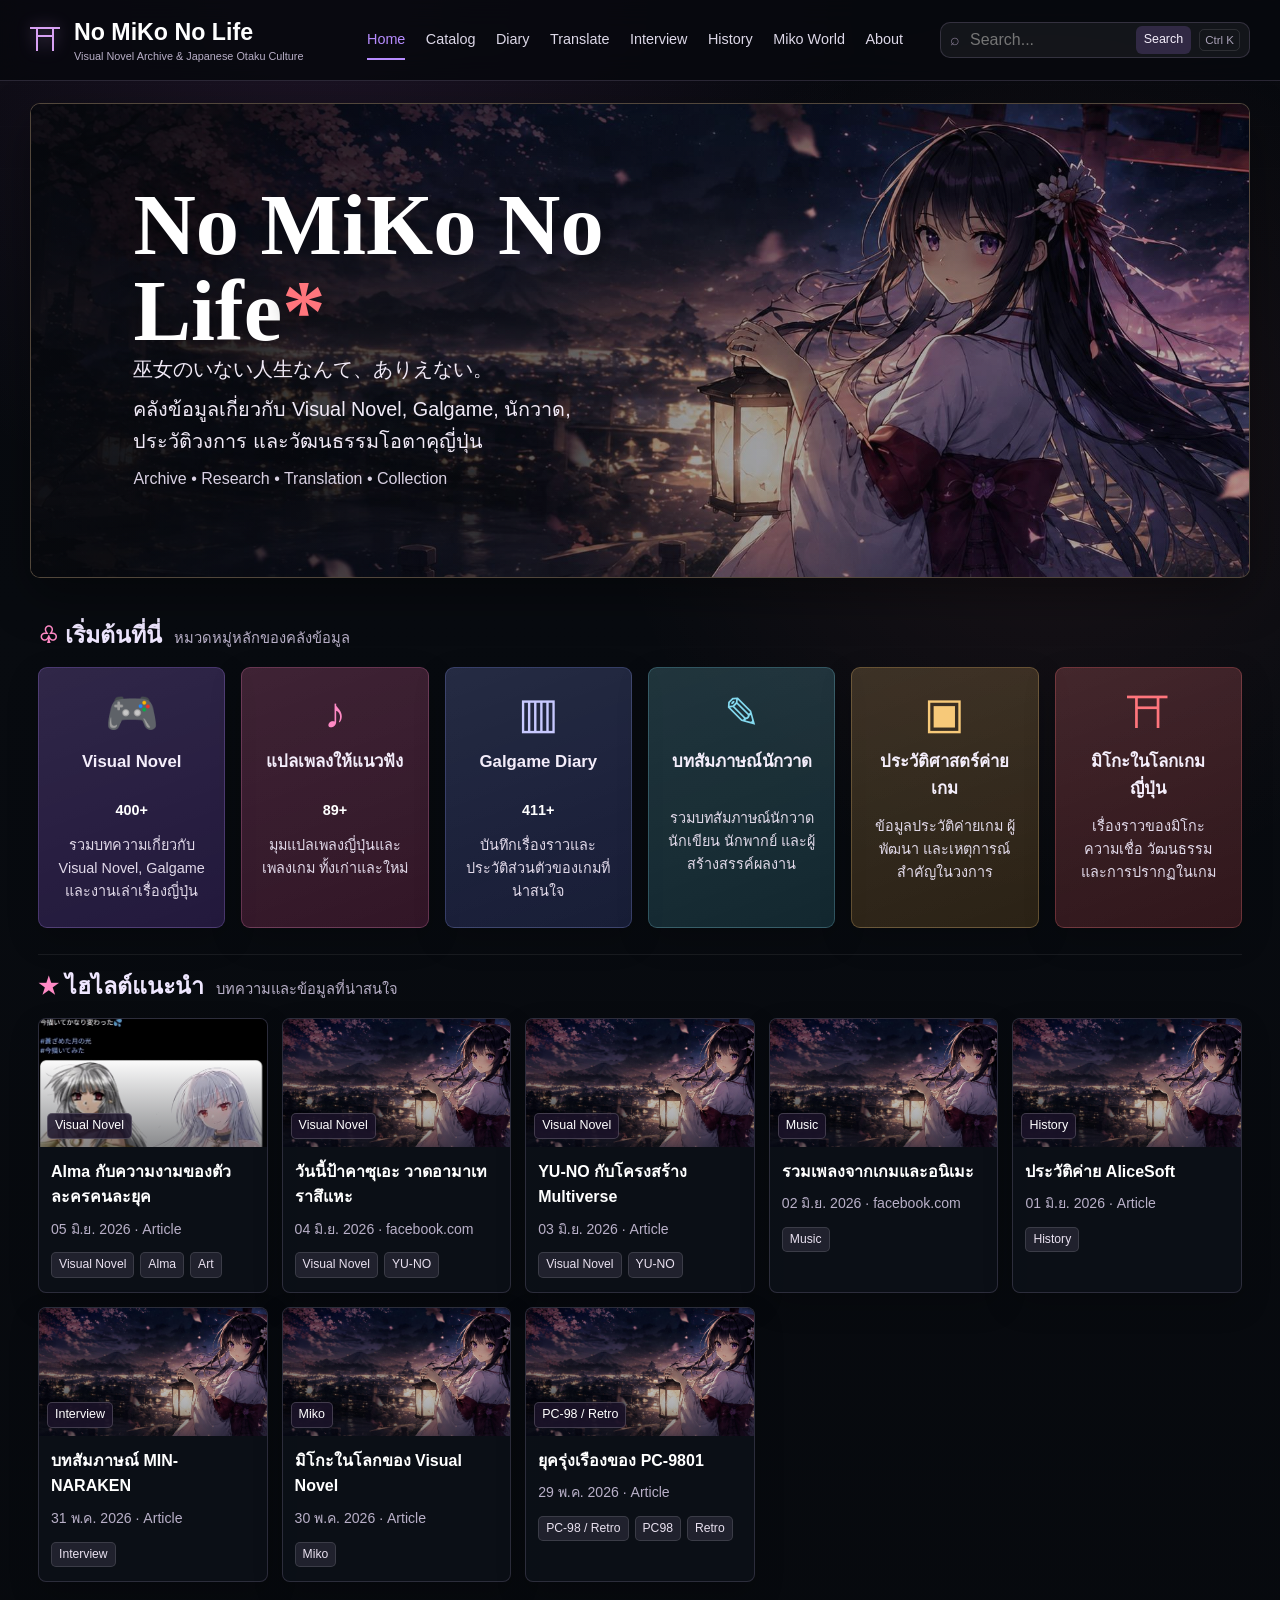
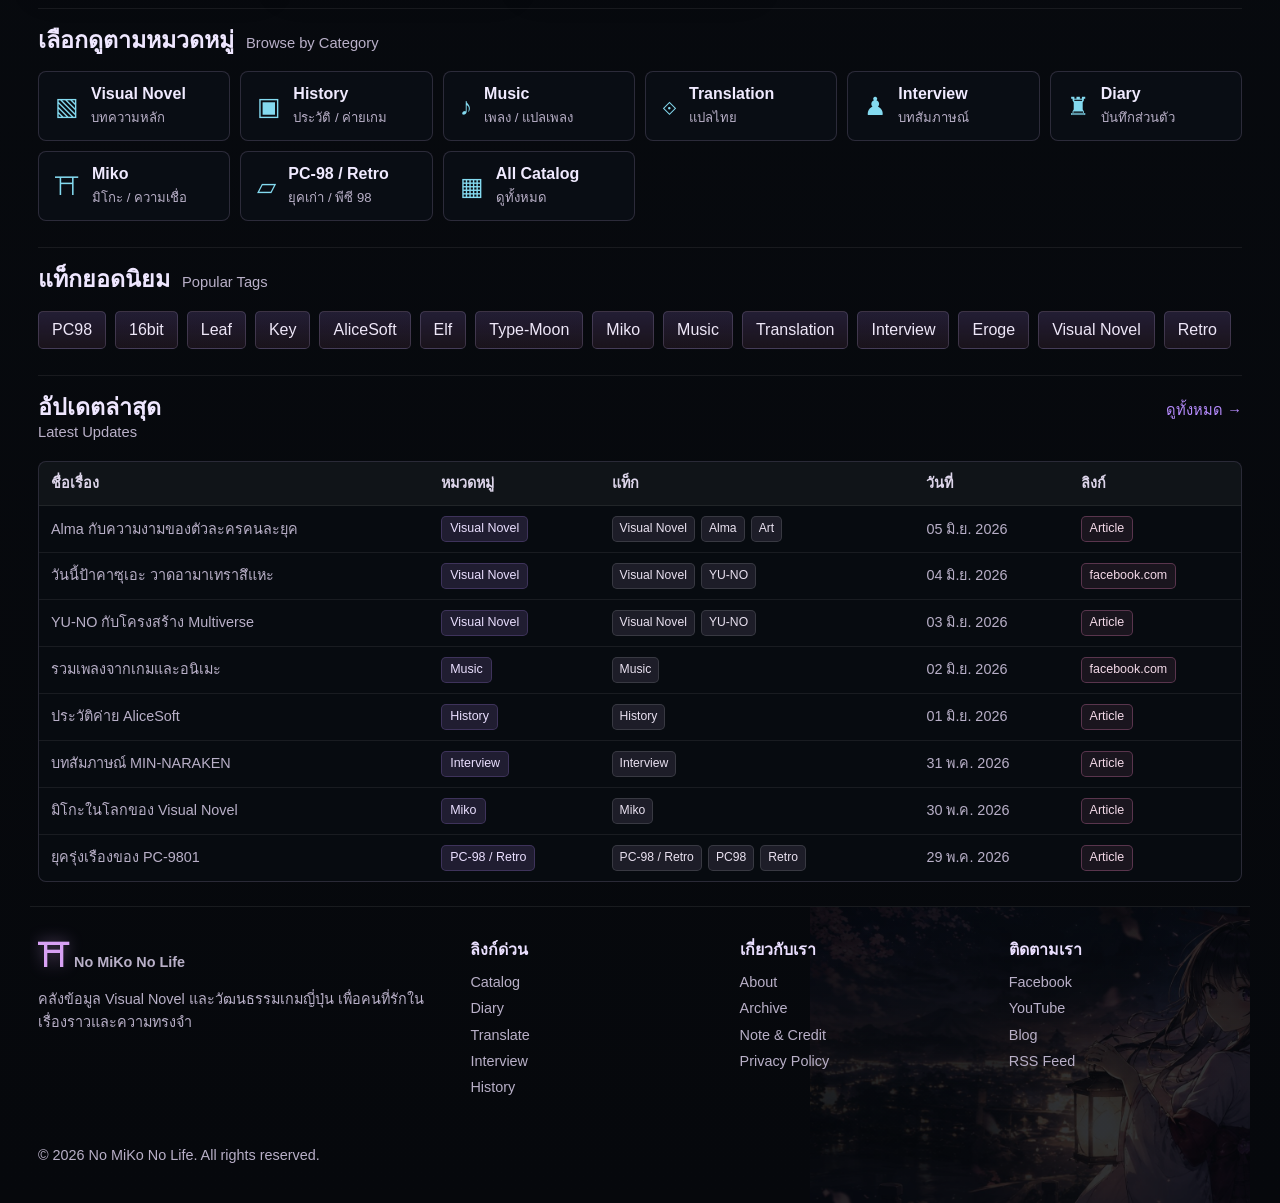
<file: index.html>
<!DOCTYPE html>
<html lang="th">
<head>
    <meta charset="UTF-8">
    <meta name="viewport" content="width=device-width, initial-scale=1">
    <meta name="description" content="No MiKo No Life - Visual Novel Archive & Japanese Otaku Culture">
    <title>No MiKo No Life</title>
    <link rel="stylesheet" href="css/style.css">
</head>
<body data-page="home">
    <header class="site-header">
        <a class="brand" href="index.html">
            <span class="brand-icon" aria-hidden="true">⛩</span>
            <span>
                <strong>No MiKo No Life</strong>
                <small>Visual Novel Archive &amp; Japanese Otaku Culture</small>
            </span>
        </a>
        <nav class="main-nav" aria-label="เมนูหลัก">
            <a class="active" href="index.html">Home</a>
            <a href="archive.html">Catalog</a>
            <a href="archive.html?category=Diary">Diary</a>
            <a href="archive.html?category=Translation">Translate</a>
            <a href="archive.html?category=Interview">Interview</a>
            <a href="archive.html?category=History">History</a>
            <a href="archive.html?category=Miko">Miko World</a>
            <a href="about.html">About</a>
        </nav>
        <form class="search-box" role="search">
            <span aria-hidden="true">⌕</span>
            <input id="site-search" type="search" placeholder="Search...">
            <button type="submit">Search</button>
            <kbd>Ctrl K</kbd>
        </form>
    </header>

    <main class="page">
        <section class="hero" aria-labelledby="hero-title">
            <img src="img/miko.jpg" alt="No MiKo No Life hero banner">
            <div class="hero-overlay"></div>
            <div class="hero-copy">
                <h1 id="hero-title">No MiKo No Life<span aria-hidden="true">*</span></h1>
                <p class="jp-line">巫女のいない人生なんて、ありえない。</p>
                <p>คลังข้อมูลเกี่ยวกับ Visual Novel, Galgame, นักวาด, ประวัติวงการ และวัฒนธรรมโอตาคุญี่ปุ่น</p>
                <p class="archive-line">Archive • Research • Translation • Collection</p>
            </div>
        </section>

        <section class="section start-section" aria-labelledby="start-title">
            <div class="section-title">
                <h2 id="start-title"><span aria-hidden="true">♧</span> เริ่มต้นที่นี่</h2>
                <p>หมวดหมู่หลักของคลังข้อมูล</p>
            </div>
            <div class="start-grid">
                <a class="start-card violet" href="archive.html?category=Visual%20Novel">
                    <div class="start-icon" aria-hidden="true">🎮</div>
                    <h3>Visual Novel</h3>
                    <strong>400+</strong>
                    <p>รวมบทความเกี่ยวกับ Visual Novel, Galgame และงานเล่าเรื่องญี่ปุ่น</p>
                </a>
                <a class="start-card pink" href="archive.html?category=Music">
                    <div class="start-icon" aria-hidden="true">♪</div>
                    <h3>แปลเพลงให้แนวฟัง</h3>
                    <strong>89+</strong>
                    <p>มุมแปลเพลงญี่ปุ่นและเพลงเกม ทั้งเก่าและใหม่</p>
                </a>
                <a class="start-card blue" href="archive.html?category=Diary">
                    <div class="start-icon" aria-hidden="true">▥</div>
                    <h3>Galgame Diary</h3>
                    <strong>411+</strong>
                    <p>บันทึกเรื่องราวและประวัติส่วนตัวของเกมที่น่าสนใจ</p>
                </a>
                <a class="start-card cyan" href="archive.html?category=Interview">
                    <div class="start-icon" aria-hidden="true">✎</div>
                    <h3>บทสัมภาษณ์นักวาด</h3>
                    <p>รวมบทสัมภาษณ์นักวาด นักเขียน นักพากย์ และผู้สร้างสรรค์ผลงาน</p>
                </a>
                <a class="start-card gold" href="archive.html?category=History">
                    <div class="start-icon" aria-hidden="true">▣</div>
                    <h3>ประวัติศาสตร์ค่ายเกม</h3>
                    <p>ข้อมูลประวัติค่ายเกม ผู้พัฒนา และเหตุการณ์สำคัญในวงการ</p>
                </a>
                <a class="start-card red" href="archive.html?category=Miko">
                    <div class="start-icon" aria-hidden="true">⛩</div>
                    <h3>มิโกะในโลกเกมญี่ปุ่น</h3>
                    <p>เรื่องราวของมิโกะ ความเชื่อ วัฒนธรรม และการปรากฏในเกม</p>
                </a>
            </div>
        </section>

        <section class="section" aria-labelledby="highlight-title">
            <div class="section-title">
                <h2 id="highlight-title"><span aria-hidden="true">★</span> ไฮไลต์แนะนำ</h2>
                <p>บทความและข้อมูลที่น่าสนใจ</p>
            </div>
            <div id="highlight-grid" class="highlight-grid"></div>
        </section>

        <section class="section" aria-labelledby="category-title">
            <div class="section-title">
                <h2 id="category-title">เลือกดูตามหมวดหมู่</h2>
                <p>Browse by Category</p>
            </div>
            <div class="category-grid">
                <a href="archive.html?category=Visual%20Novel"><span>▧</span><strong>Visual Novel</strong><small>บทความหลัก</small></a>
                <a href="archive.html?category=History"><span>▣</span><strong>History</strong><small>ประวัติ / ค่ายเกม</small></a>
                <a href="archive.html?category=Music"><span>♪</span><strong>Music</strong><small>เพลง / แปลเพลง</small></a>
                <a href="archive.html?category=Translation"><span>⟐</span><strong>Translation</strong><small>แปลไทย</small></a>
                <a href="archive.html?category=Interview"><span>♟</span><strong>Interview</strong><small>บทสัมภาษณ์</small></a>
                <a href="archive.html?category=Diary"><span>♜</span><strong>Diary</strong><small>บันทึกส่วนตัว</small></a>
                <a href="archive.html?category=Miko"><span>⛩</span><strong>Miko</strong><small>มิโกะ / ความเชื่อ</small></a>
                <a href="archive.html?category=PC-98%20%2F%20Retro"><span>▱</span><strong>PC-98 / Retro</strong><small>ยุคเก่า / พีซี 98</small></a>
                <a href="archive.html"><span>▦</span><strong>All Catalog</strong><small>ดูทั้งหมด</small></a>
            </div>
        </section>

        <section class="section" aria-labelledby="tags-title">
            <div class="section-title">
                <h2 id="tags-title">แท็กยอดนิยม</h2>
                <p>Popular Tags</p>
            </div>
            <div class="tag-cloud" aria-label="แท็กยอดนิยม">
                <button type="button">PC98</button>
                <button type="button">16bit</button>
                <button type="button">Leaf</button>
                <button type="button">Key</button>
                <button type="button">AliceSoft</button>
                <button type="button">Elf</button>
                <button type="button">Type-Moon</button>
                <button type="button">Miko</button>
                <button type="button">Music</button>
                <button type="button">Translation</button>
                <button type="button">Interview</button>
                <button type="button">Eroge</button>
                <button type="button">Visual Novel</button>
                <button type="button">Retro</button>
            </div>
        </section>

        <section class="section" aria-labelledby="latest-title">
            <div class="section-title with-link">
                <div>
                    <h2 id="latest-title">อัปเดตล่าสุด</h2>
                    <p>Latest Updates</p>
                </div>
                <a href="archive.html">ดูทั้งหมด →</a>
            </div>
            <div class="table-wrap">
                <table>
                    <thead>
                        <tr>
                            <th>ชื่อเรื่อง</th>
                            <th>หมวดหมู่</th>
                            <th>แท็ก</th>
                            <th>วันที่</th>
                            <th>ลิงก์</th>
                        </tr>
                    </thead>
                    <tbody id="latest-updates-body"></tbody>
                </table>
            </div>
        </section>
    </main>

    <footer class="site-footer">
        <div>
            <a class="footer-brand" href="index.html"><span aria-hidden="true">⛩</span> No MiKo No Life</a>
            <p>คลังข้อมูล Visual Novel และวัฒนธรรมเกมญี่ปุ่น เพื่อคนที่รักในเรื่องราวและความทรงจำ</p>
        </div>
        <div>
            <h3>ลิงก์ด่วน</h3>
            <a href="archive.html">Catalog</a>
            <a href="archive.html?category=Diary">Diary</a>
            <a href="archive.html?category=Translation">Translate</a>
            <a href="archive.html?category=Interview">Interview</a>
            <a href="archive.html?category=History">History</a>
        </div>
        <div>
            <h3>เกี่ยวกับเรา</h3>
            <a href="about.html">About</a>
            <a href="archive.html">Archive</a>
            <a href="#">Note &amp; Credit</a>
            <a href="#">Privacy Policy</a>
        </div>
        <div>
            <h3>ติดตามเรา</h3>
            <a href="https://www.facebook.com/nomikonolife">Facebook</a>
            <a href="#">YouTube</a>
            <a href="#">Blog</a>
            <a href="#">RSS Feed</a>
        </div>
        <p class="copyright">© 2026 No MiKo No Life. All rights reserved.</p>
    </footer>

    <script src="js/main.js"></script>
</body>
</html>
</file>
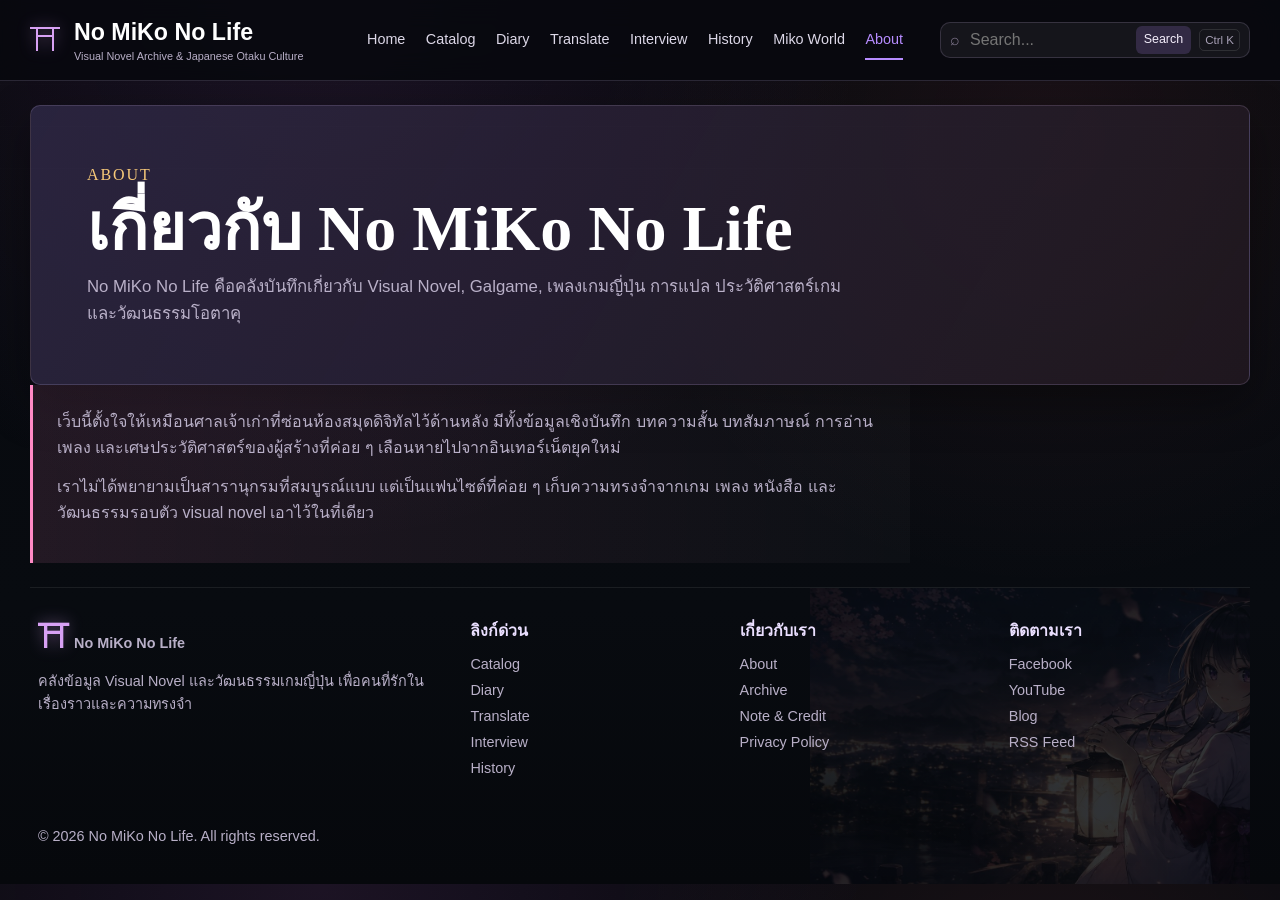
<file: about.html>
<!DOCTYPE html>
<html lang="th">
<head>
    <meta charset="UTF-8">
    <meta name="viewport" content="width=device-width, initial-scale=1">
    <title>About - No MiKo No Life</title>
    <link rel="stylesheet" href="css/style.css">
</head>
<body data-page="about">
    <header class="site-header">
        <a class="brand" href="index.html"><span class="brand-icon" aria-hidden="true">⛩</span><span><strong>No MiKo No Life</strong><small>Visual Novel Archive &amp; Japanese Otaku Culture</small></span></a>
        <nav class="main-nav" aria-label="เมนูหลัก"><a href="index.html">Home</a><a href="archive.html">Catalog</a><a href="archive.html?category=Diary">Diary</a><a href="archive.html?category=Translation">Translate</a><a href="archive.html?category=Interview">Interview</a><a href="archive.html?category=History">History</a><a href="archive.html?category=Miko">Miko World</a><a class="active" href="about.html">About</a></nav>
        <form class="search-box" role="search"><span aria-hidden="true">⌕</span><input id="site-search" type="search" placeholder="Search..."><button type="submit">Search</button><kbd>Ctrl K</kbd></form>
    </header>
    <main class="page">
        <section class="page-hero"><p class="kicker">About</p><h1>เกี่ยวกับ No MiKo No Life</h1><p>No MiKo No Life คือคลังบันทึกเกี่ยวกับ Visual Novel, Galgame, เพลงเกมญี่ปุ่น การแปล ประวัติศาสตร์เกม และวัฒนธรรมโอตาคุ</p></section>
        <section class="section prose-panel"><p>เว็บนี้ตั้งใจให้เหมือนศาลเจ้าเก่าที่ซ่อนห้องสมุดดิจิทัลไว้ด้านหลัง มีทั้งข้อมูลเชิงบันทึก บทความสั้น บทสัมภาษณ์ การอ่านเพลง และเศษประวัติศาสตร์ของผู้สร้างที่ค่อย ๆ เลือนหายไปจากอินเทอร์เน็ตยุคใหม่</p><p>เราไม่ได้พยายามเป็นสารานุกรมที่สมบูรณ์แบบ แต่เป็นแฟนไซต์ที่ค่อย ๆ เก็บความทรงจำจากเกม เพลง หนังสือ และวัฒนธรรมรอบตัว visual novel เอาไว้ในที่เดียว</p></section>
    </main>
    <footer class="site-footer">
        <div><a class="footer-brand" href="index.html"><span aria-hidden="true">⛩</span> No MiKo No Life</a><p>คลังข้อมูล Visual Novel และวัฒนธรรมเกมญี่ปุ่น เพื่อคนที่รักในเรื่องราวและความทรงจำ</p></div>
        <div><h3>ลิงก์ด่วน</h3><a href="archive.html">Catalog</a><a href="archive.html?category=Diary">Diary</a><a href="archive.html?category=Translation">Translate</a><a href="archive.html?category=Interview">Interview</a><a href="archive.html?category=History">History</a></div>
        <div><h3>เกี่ยวกับเรา</h3><a href="about.html">About</a><a href="archive.html">Archive</a><a href="#">Note &amp; Credit</a><a href="#">Privacy Policy</a></div>
        <div><h3>ติดตามเรา</h3><a href="https://www.facebook.com/nomikonolife">Facebook</a><a href="#">YouTube</a><a href="#">Blog</a><a href="#">RSS Feed</a></div>
        <p class="copyright">© 2026 No MiKo No Life. All rights reserved.</p>
    </footer>
    <script src="js/main.js"></script>
</body>
</html>
</file>
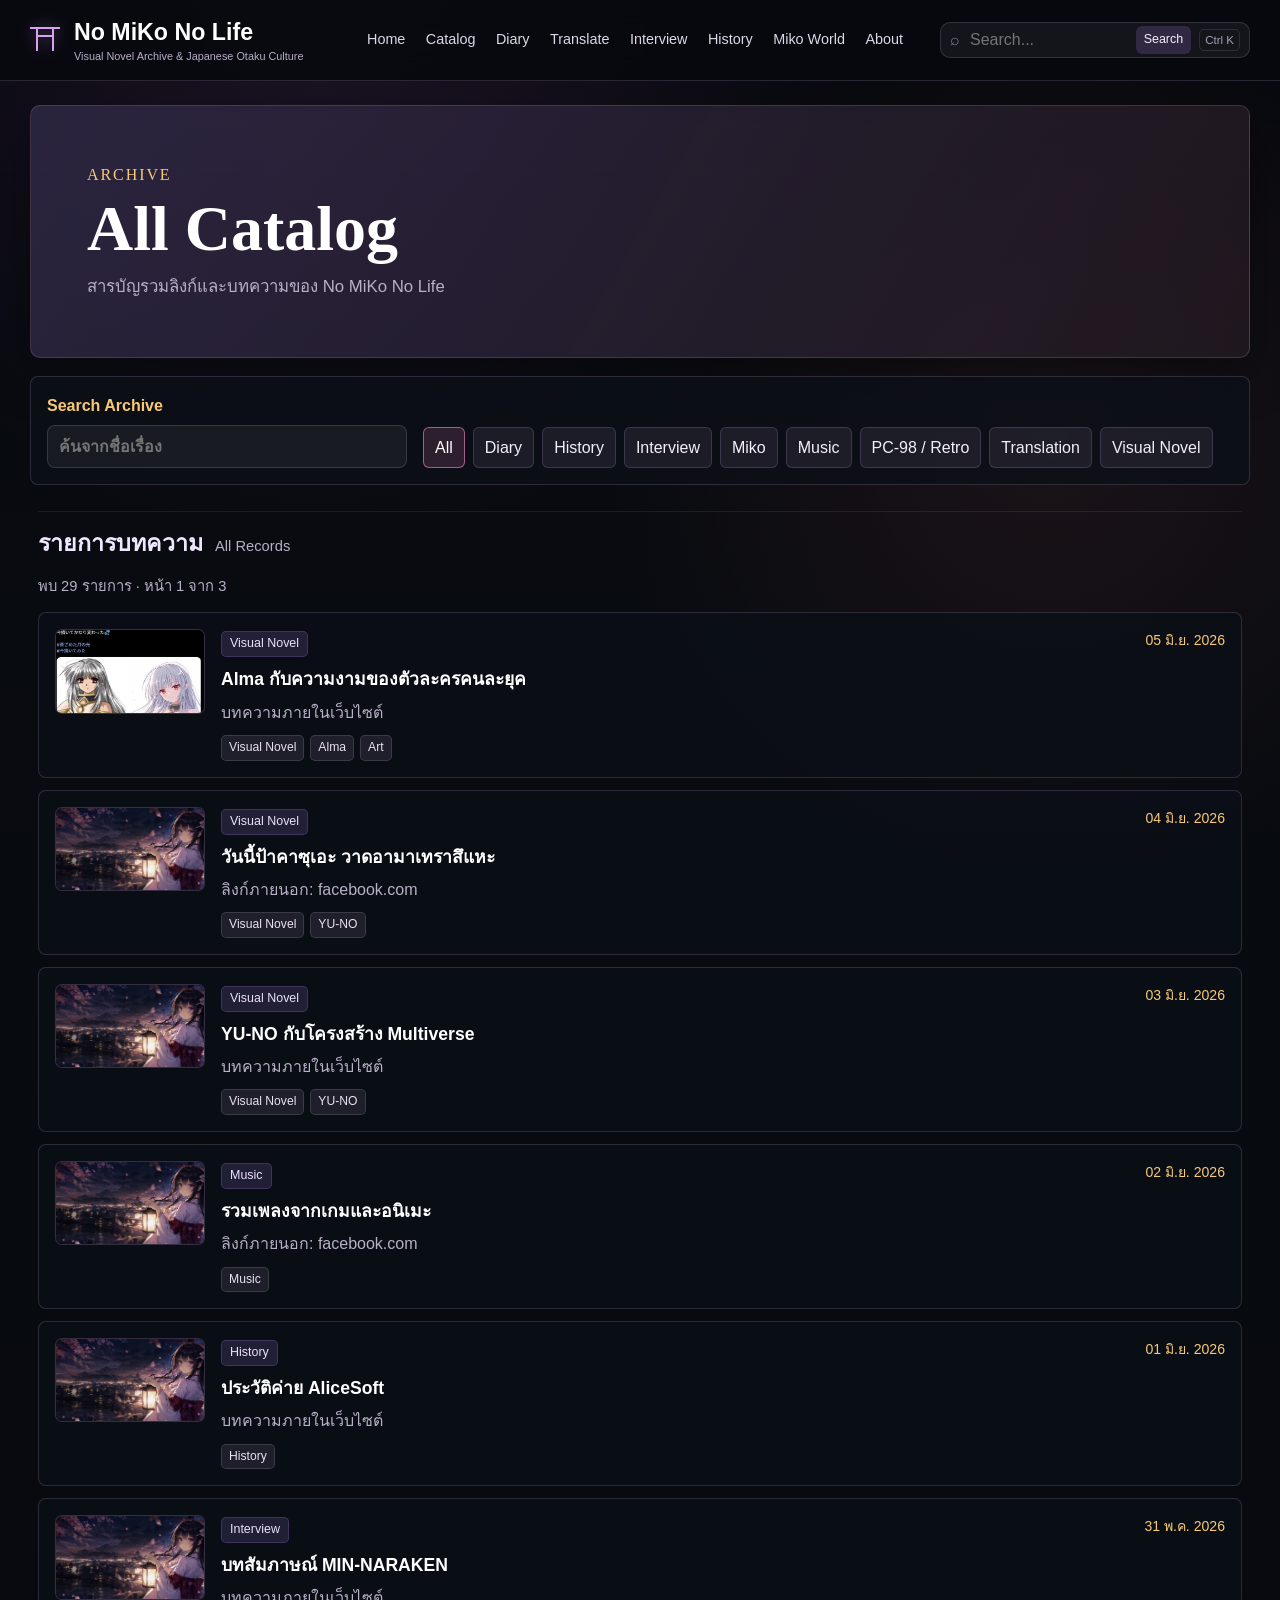
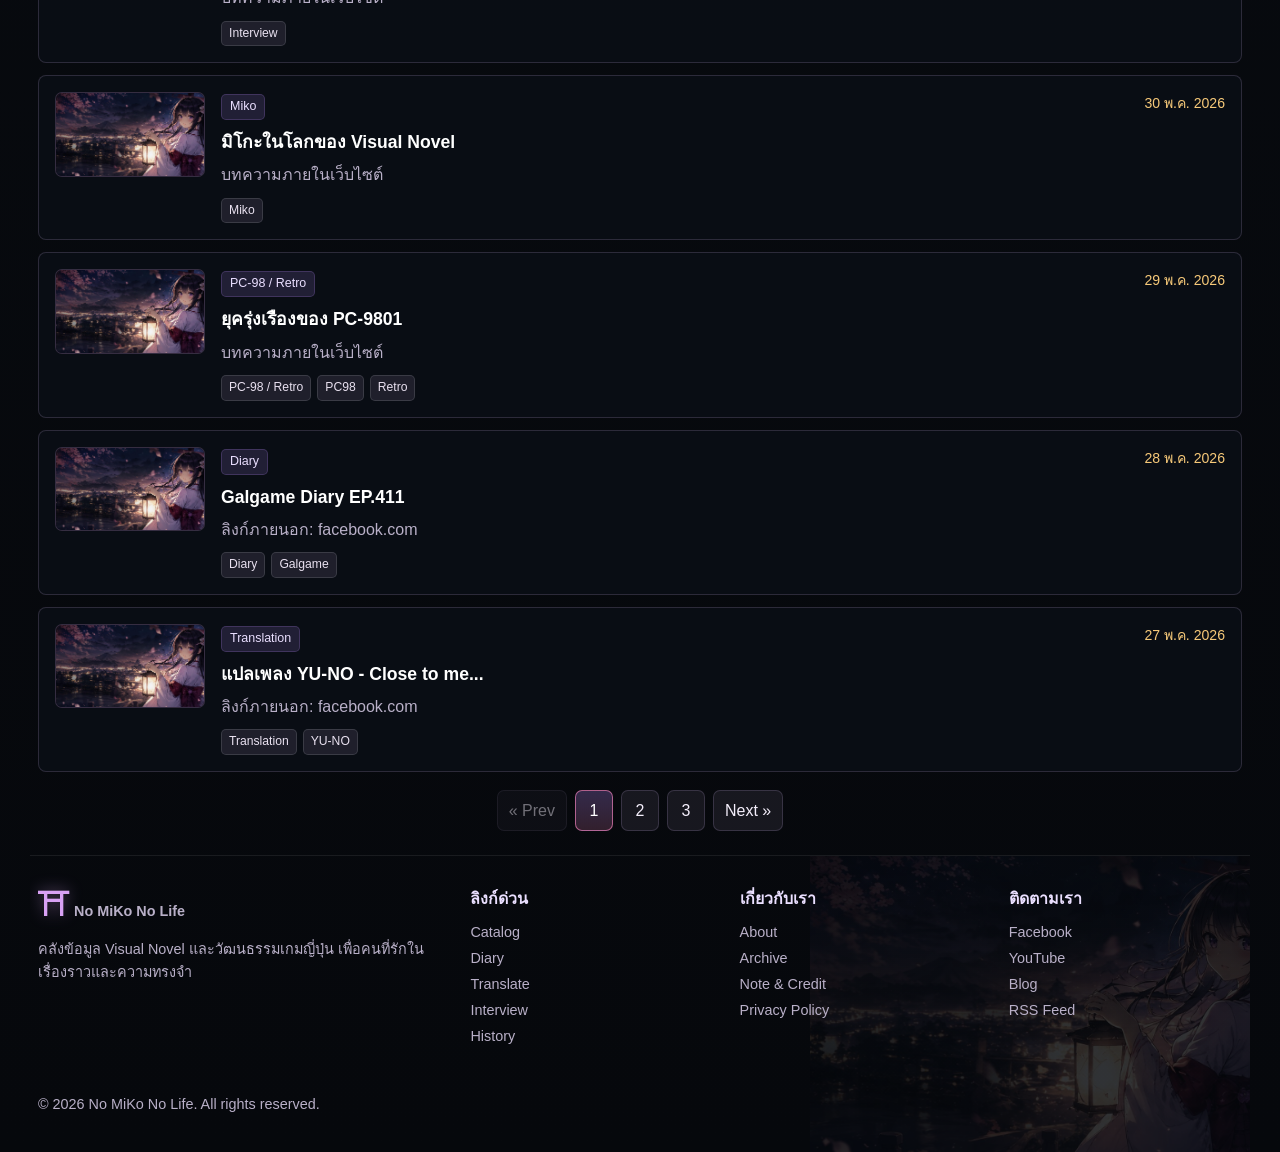
<file: archive.html>
<!DOCTYPE html>
<html lang="th">
<head>
    <meta charset="UTF-8">
    <meta name="viewport" content="width=device-width, initial-scale=1">
    <title>Archive - No MiKo No Life</title>
    <link rel="stylesheet" href="css/style.css">
</head>
<body data-page="archive">
    <header class="site-header">
        <a class="brand" href="index.html"><span class="brand-icon" aria-hidden="true">⛩</span><span><strong>No MiKo No Life</strong><small>Visual Novel Archive &amp; Japanese Otaku Culture</small></span></a>
        <nav class="main-nav" aria-label="เมนูหลัก">
            <a href="index.html">Home</a><a href="archive.html">Catalog</a><a href="archive.html?category=Diary">Diary</a><a href="archive.html?category=Translation">Translate</a><a href="archive.html?category=Interview">Interview</a><a href="archive.html?category=History">History</a><a href="archive.html?category=Miko">Miko World</a><a href="about.html">About</a>
        </nav>
        <form class="search-box" role="search"><span aria-hidden="true">⌕</span><input id="site-search" type="search" placeholder="Search..."><button type="submit">Search</button><kbd>Ctrl K</kbd></form>
    </header>
    <main class="page">
        <section class="page-hero">
            <p class="kicker">Archive</p>
            <h1 id="archive-hero-title">All Archive</h1>
            <p id="archive-hero-description">รวมบทความทั้งหมดจากคลัง No MiKo No Life</p>
        </section>
        <section class="archive-panel">
            <label class="archive-search">
                <span>Search Archive</span>
                <input id="archive-search" type="search" placeholder="ค้นจากชื่อเรื่อง">
            </label>
            <div id="category-filters" class="filter-row"></div>
        </section>
        <section class="section">
            <div class="section-title"><h2>รายการบทความ</h2><p>All Records</p></div>
            <p id="archive-result-count" class="archive-result-count"></p>
            <div id="archive-list" class="article-list"></div>
            <div id="pagination" class="pagination"></div>
        </section>
    </main>
    <footer class="site-footer">
        <div><a class="footer-brand" href="index.html"><span aria-hidden="true">⛩</span> No MiKo No Life</a><p>คลังข้อมูล Visual Novel และวัฒนธรรมเกมญี่ปุ่น เพื่อคนที่รักในเรื่องราวและความทรงจำ</p></div>
        <div><h3>ลิงก์ด่วน</h3><a href="archive.html">Catalog</a><a href="archive.html?category=Diary">Diary</a><a href="archive.html?category=Translation">Translate</a><a href="archive.html?category=Interview">Interview</a><a href="archive.html?category=History">History</a></div>
        <div><h3>เกี่ยวกับเรา</h3><a href="about.html">About</a><a href="archive.html">Archive</a><a href="#">Note &amp; Credit</a><a href="#">Privacy Policy</a></div>
        <div><h3>ติดตามเรา</h3><a href="https://www.facebook.com/nomikonolife">Facebook</a><a href="#">YouTube</a><a href="#">Blog</a><a href="#">RSS Feed</a></div>
        <p class="copyright">© 2026 No MiKo No Life. All rights reserved.</p>
    </footer>
    <script src="js/main.js"></script>
</body>
</html>
</file>
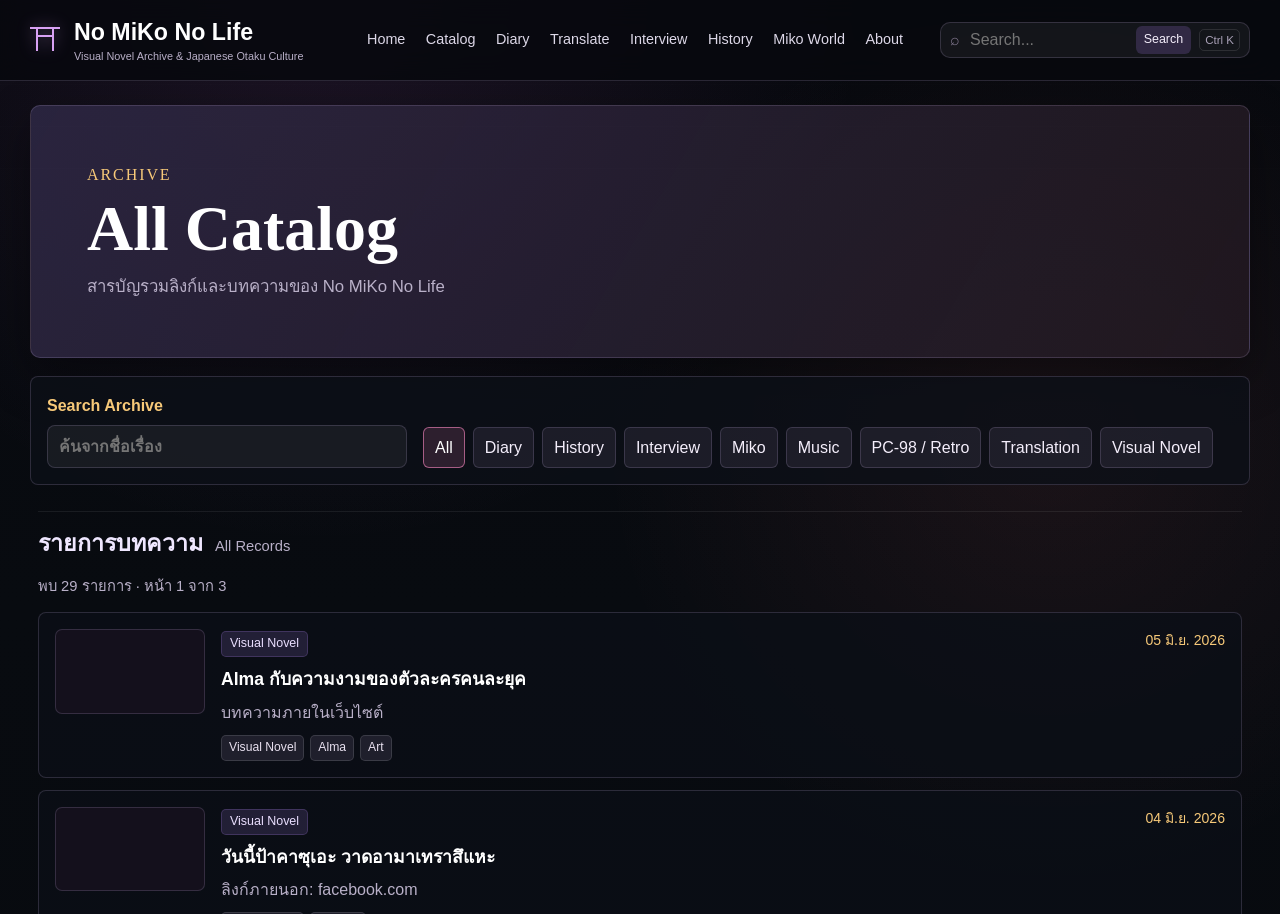
<file: catalog.html>
<!DOCTYPE html>
<html lang="th">
<head>
    <meta charset="UTF-8">
    <meta http-equiv="refresh" content="0; url=archive.html">
    <title>Catalog - No MiKo No Life</title>
    <link rel="stylesheet" href="css/style.css">
</head>
<body>
    <main class="page"><p class="empty">กำลังไปยัง <a href="archive.html">Archive</a></p></main>
</body>
</html>
</file>
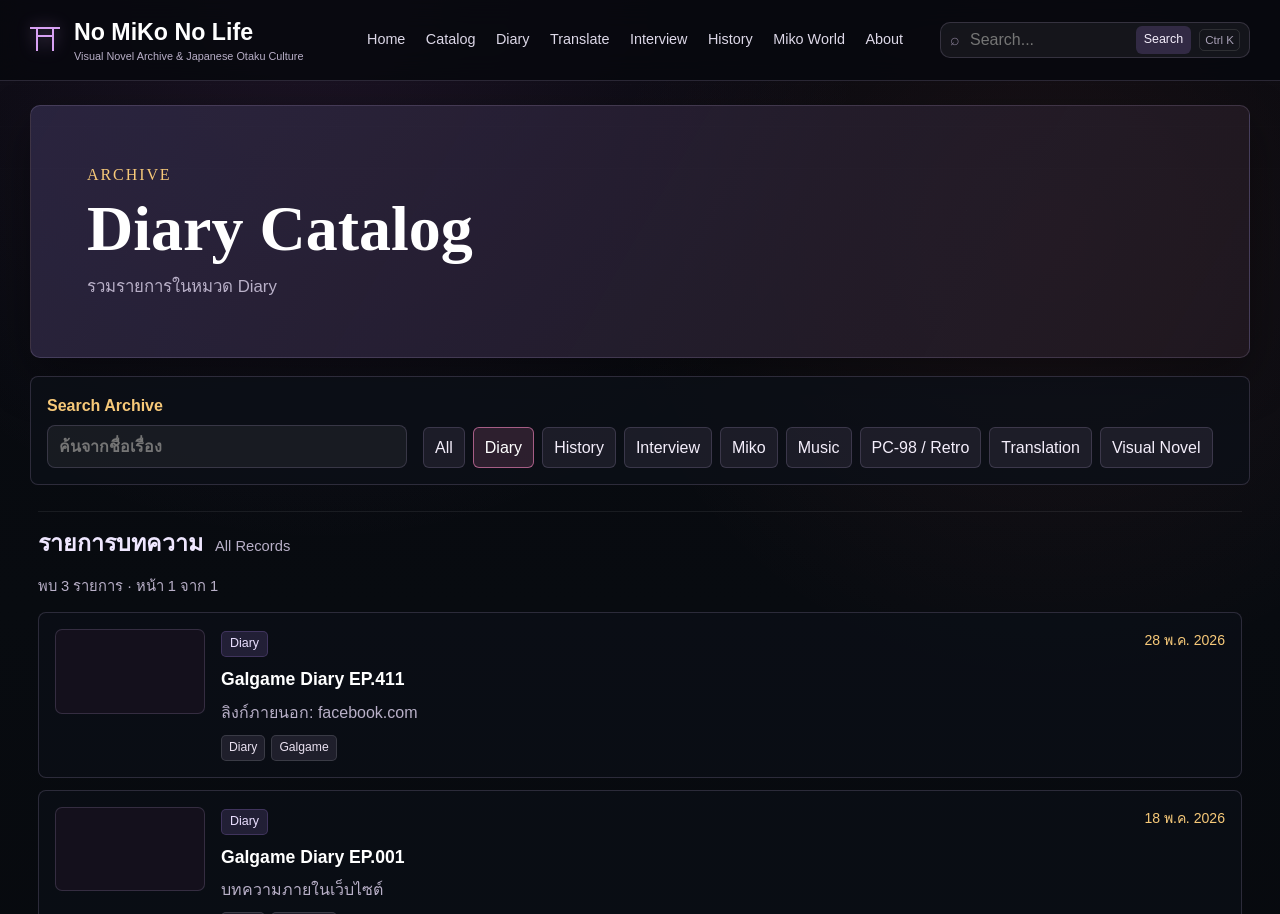
<file: diary.html>
<!DOCTYPE html>
<html lang="th">
<head>
    <meta charset="UTF-8">
    <meta http-equiv="refresh" content="0; url=archive.html?category=Diary">
    <title>Diary - No MiKo No Life</title>
    <link rel="stylesheet" href="css/style.css">
</head>
<body>
    <main class="page"><p class="empty">กำลังไปยัง <a href="archive.html?category=Diary">Diary Archive</a></p></main>
</body>
</html>
</file>
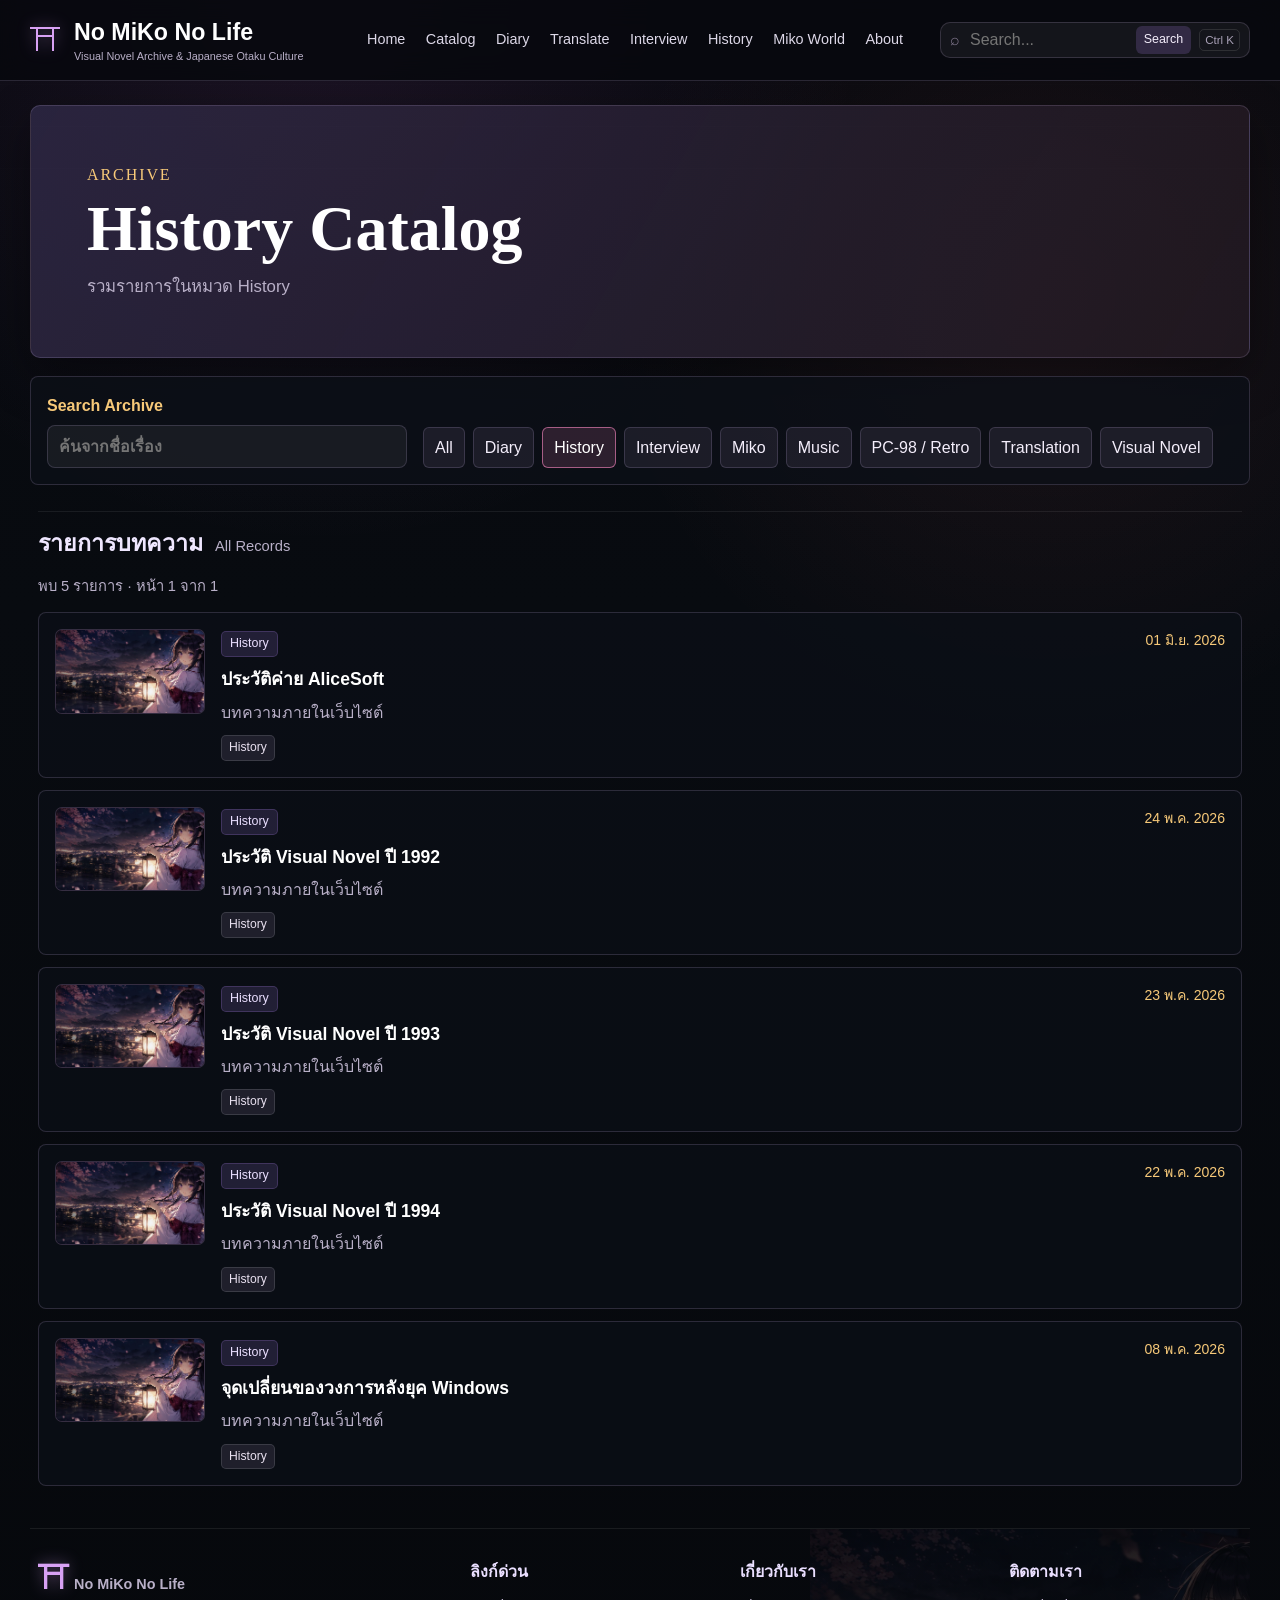
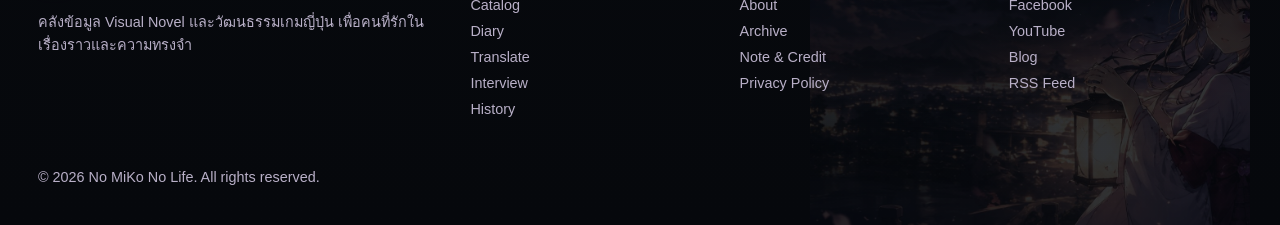
<file: history.html>
<!DOCTYPE html>
<html lang="th">
<head>
    <meta charset="UTF-8">
    <meta http-equiv="refresh" content="0; url=archive.html?category=History">
    <title>History - No MiKo No Life</title>
    <link rel="stylesheet" href="css/style.css">
</head>
<body>
    <main class="page"><p class="empty">กำลังไปยัง <a href="archive.html?category=History">History Archive</a></p></main>
</body>
</html>
</file>
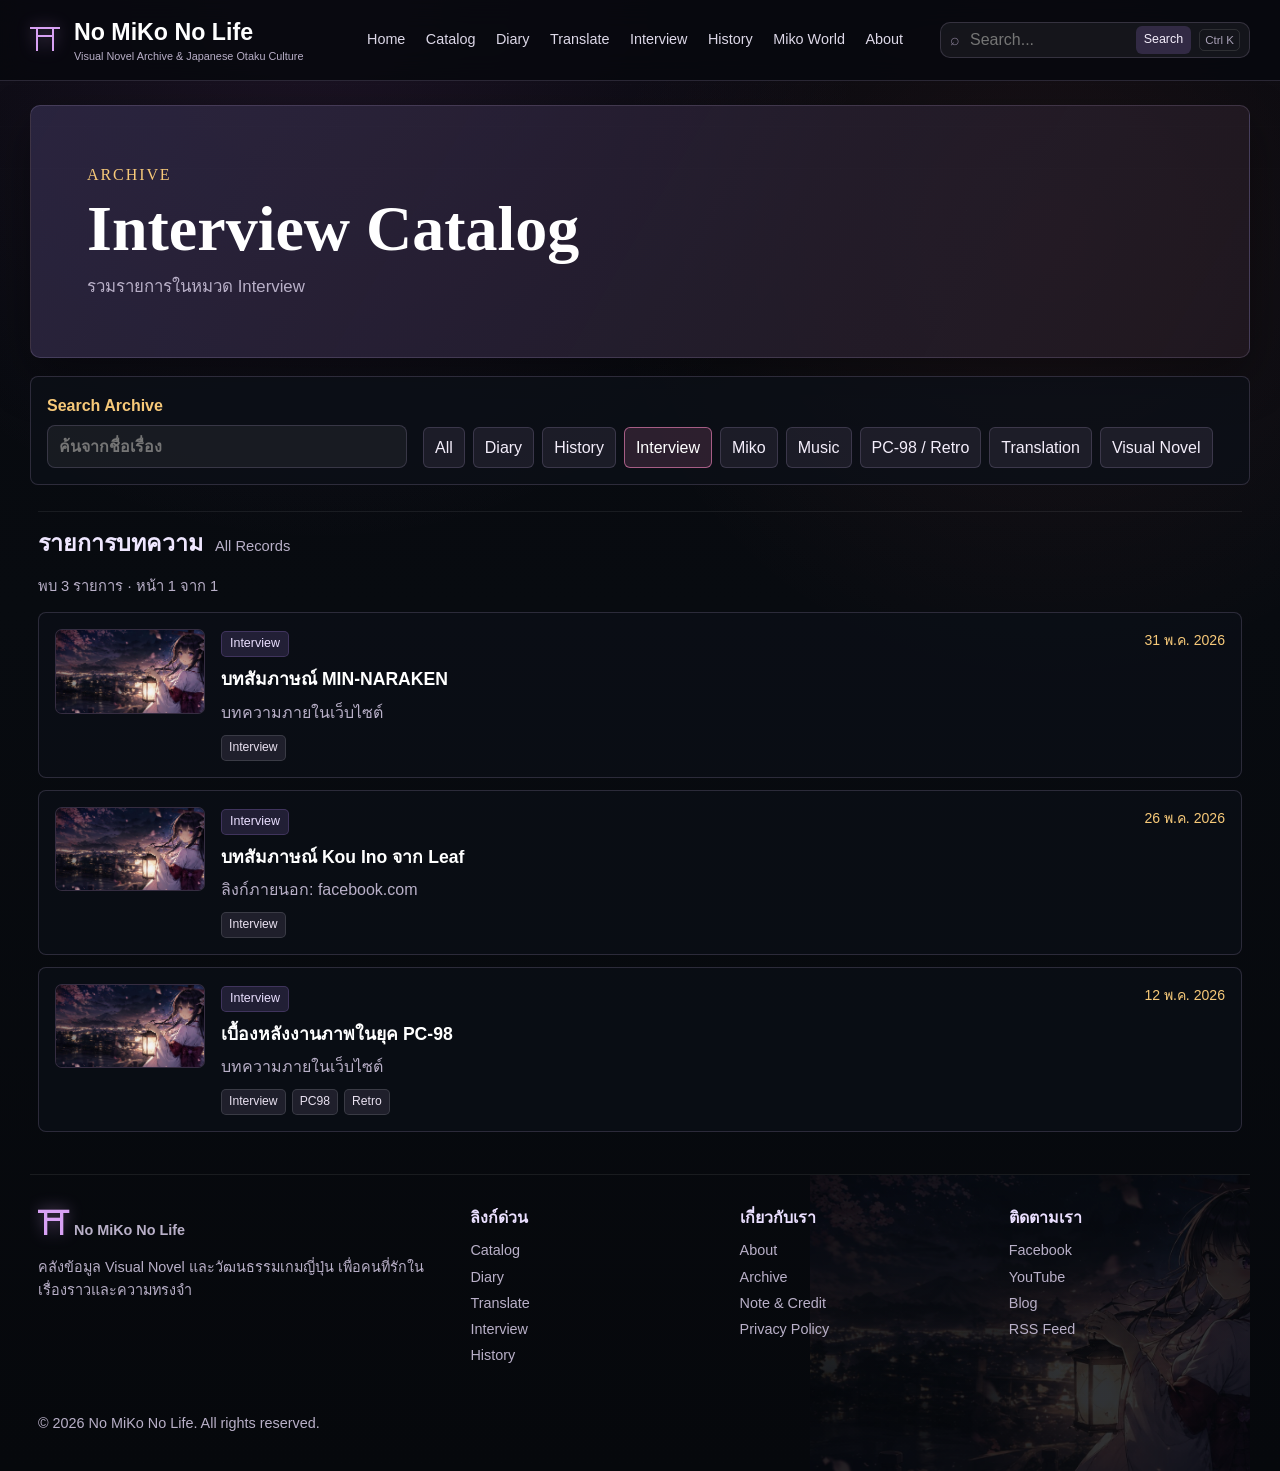
<file: interview.html>
<!DOCTYPE html>
<html lang="th">
<head>
    <meta charset="UTF-8">
    <meta http-equiv="refresh" content="0; url=archive.html?category=Interview">
    <title>Interview - No MiKo No Life</title>
    <link rel="stylesheet" href="css/style.css">
</head>
<body>
    <main class="page"><p class="empty">กำลังไปยัง <a href="archive.html?category=Interview">Interview Archive</a></p></main>
</body>
</html>
</file>
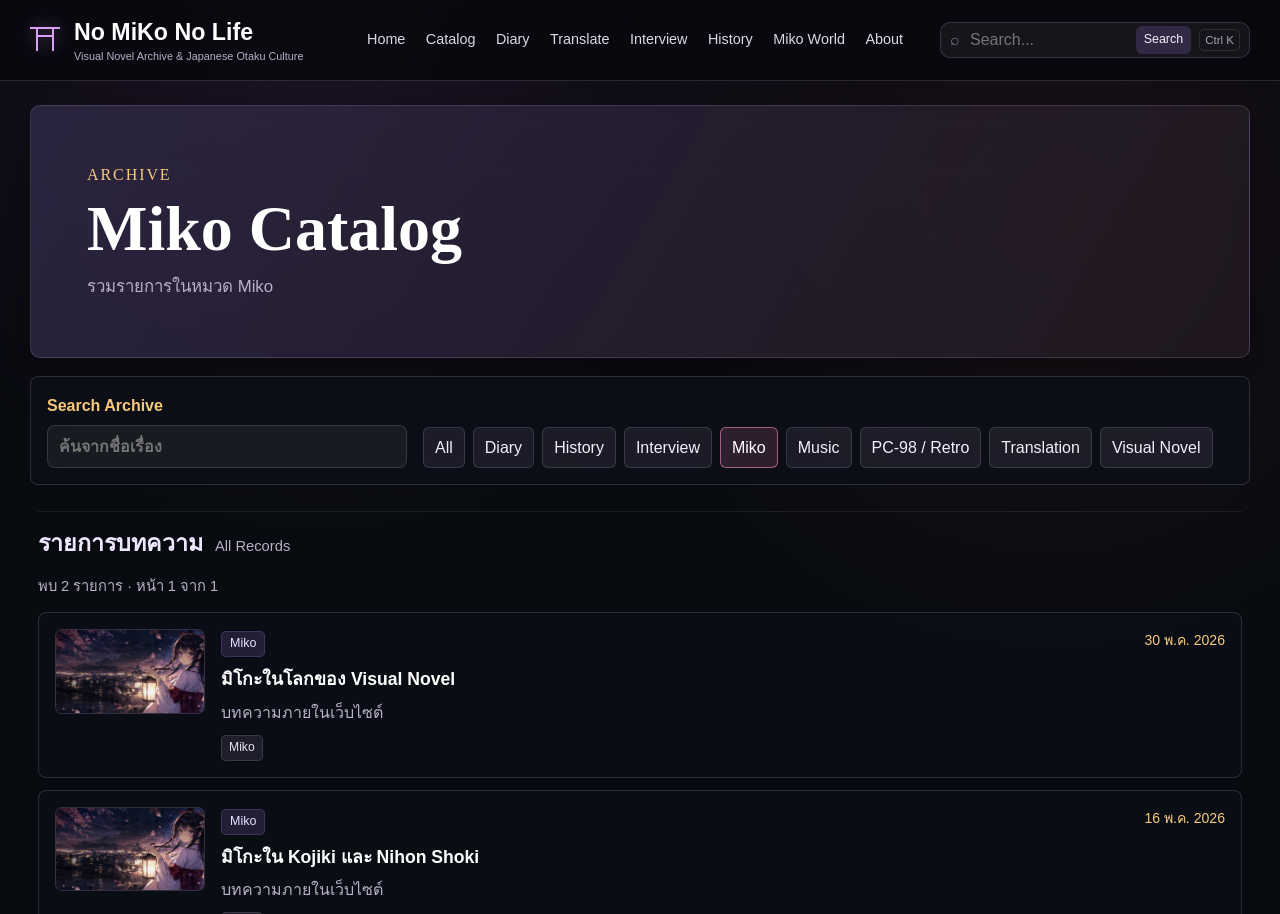
<file: miko.html>
<!DOCTYPE html>
<html lang="th">
<head>
    <meta charset="UTF-8">
    <meta http-equiv="refresh" content="0; url=archive.html?category=Miko">
    <title>Miko World - No MiKo No Life</title>
    <link rel="stylesheet" href="css/style.css">
</head>
<body>
    <main class="page"><p class="empty">กำลังไปยัง <a href="archive.html?category=Miko">Miko Archive</a></p></main>
</body>
</html>
</file>
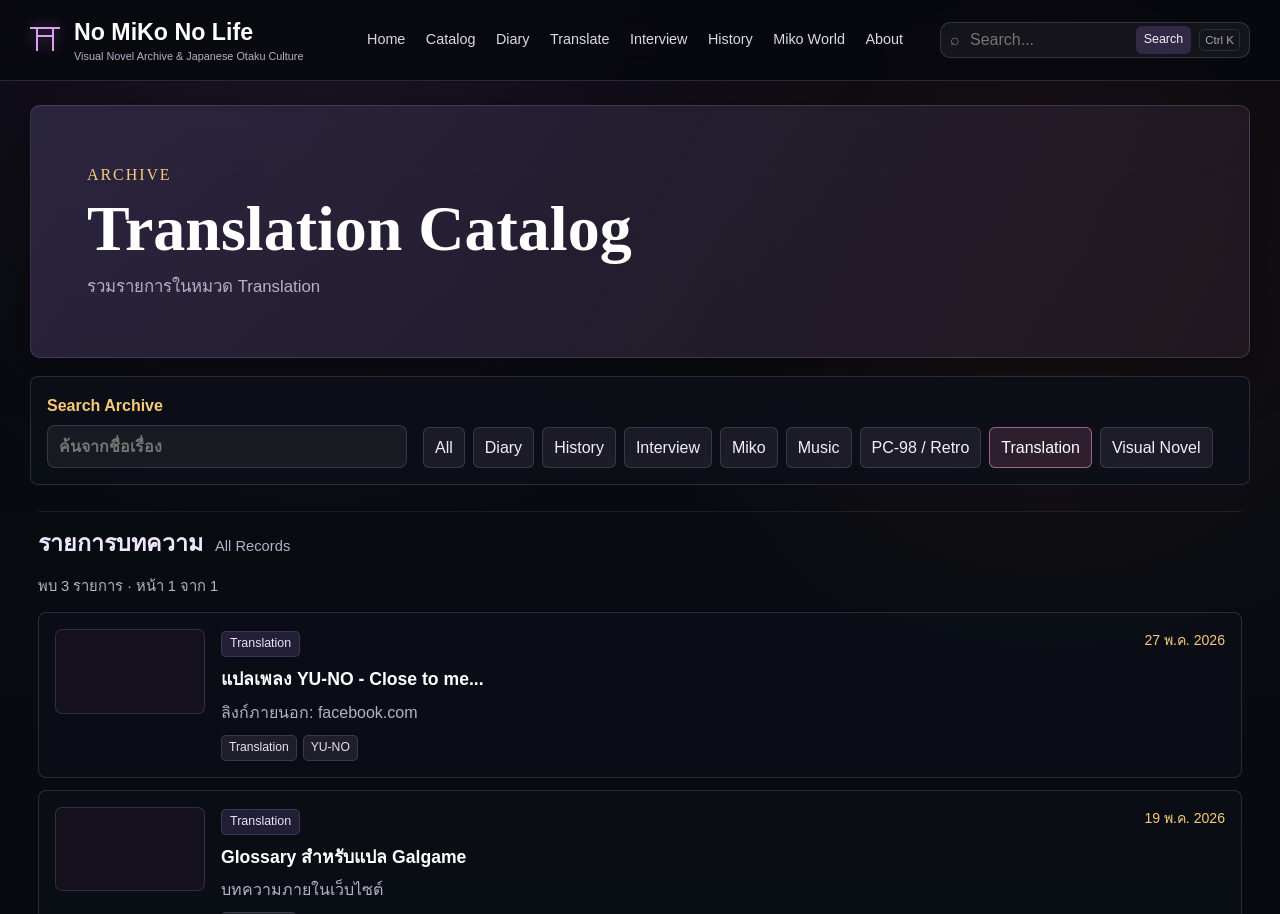
<file: translate.html>
<!DOCTYPE html>
<html lang="th">
<head>
    <meta charset="UTF-8">
    <meta http-equiv="refresh" content="0; url=archive.html?category=Translation">
    <title>Translate - No MiKo No Life</title>
    <link rel="stylesheet" href="css/style.css">
</head>
<body>
    <main class="page"><p class="empty">กำลังไปยัง <a href="archive.html?category=Translation">Translation Archive</a></p></main>
</body>
</html>
</file>
<file: css/style.css>
:root {
    color-scheme: dark;
    --bg: #07090e;
    --bg-2: #0d1118;
    --panel: #10151f;
    --panel-soft: #151926;
    --line: rgba(221, 197, 255, 0.16);
    --line-strong: rgba(250, 202, 133, 0.28);
    --text: #f4eefb;
    --muted: #b9b0c8;
    --faint: #82788f;
    --purple: #b78cff;
    --pink: #ff8ac5;
    --gold: #f7c979;
    --red: #ff757c;
    --cyan: #84daf0;
    --shadow: 0 18px 46px rgba(0, 0, 0, 0.36);
}

* {
    box-sizing: border-box;
}

html {
    scroll-behavior: smooth;
}

body {
    margin: 0;
    min-width: 320px;
    background:
        radial-gradient(circle at 25% 0%, rgba(172, 86, 185, 0.13), transparent 34rem),
        radial-gradient(circle at 82% 16%, rgba(255, 117, 124, 0.08), transparent 28rem),
        linear-gradient(180deg, #07090e, #080b10 38rem, #06080c);
    color: var(--text);
    font-family: Tahoma, "Leelawadee UI", "Noto Sans Thai", sans-serif;
    line-height: 1.6;
}

body::before {
    content: "";
    position: fixed;
    inset: 0;
    pointer-events: none;
    opacity: 0.32;
    background-image:
        linear-gradient(rgba(255, 255, 255, 0.035) 1px, transparent 1px),
        linear-gradient(90deg, rgba(255, 255, 255, 0.025) 1px, transparent 1px);
    background-size: 42px 42px;
    mask-image: linear-gradient(180deg, black, transparent 72%);
}

a {
    color: inherit;
    text-decoration: none;
}

button,
input {
    font: inherit;
}

.site-header {
    position: sticky;
    top: 0;
    z-index: 20;
    display: grid;
    grid-template-columns: minmax(220px, 300px) 1fr minmax(250px, 310px);
    gap: 18px;
    align-items: center;
    padding: 14px clamp(16px, 2.5vw, 30px);
    border-bottom: 1px solid var(--line);
    background: rgba(7, 9, 14, 0.88);
    backdrop-filter: blur(14px);
}

.brand,
.footer-brand {
    display: inline-flex;
    align-items: center;
    gap: 12px;
}

.brand-icon,
.footer-brand span {
    color: #d8a1f4;
    font-size: 2rem;
    line-height: 1;
    text-shadow: 0 0 16px rgba(216, 161, 244, 0.45);
}

.brand strong,
.footer-brand {
    display: block;
    color: #fff;
    font-size: 1.45rem;
    font-weight: 700;
    letter-spacing: 0;
}

.brand small {
    display: block;
    margin-top: -3px;
    color: var(--muted);
    font-size: 0.68rem;
}

.main-nav {
    display: flex;
    justify-content: center;
    gap: clamp(10px, 1.6vw, 24px);
}

.main-nav a {
    position: relative;
    color: #ddd8e8;
    font-size: 0.9rem;
    white-space: nowrap;
}

.main-nav a::after {
    content: "";
    position: absolute;
    right: 0;
    bottom: -9px;
    left: 0;
    height: 2px;
    background: transparent;
}

.main-nav a:hover,
.main-nav a.active {
    color: var(--purple);
}

.main-nav a.active::after {
    background: var(--purple);
}

.search-box {
    display: grid;
    grid-template-columns: auto 1fr auto auto;
    gap: 8px;
    align-items: center;
    min-height: 36px;
    padding: 0 9px;
    border: 1px solid var(--line);
    border-radius: 10px;
    background: rgba(255, 255, 255, 0.055);
    color: var(--faint);
}

.search-box input {
    min-width: 0;
    border: 0;
    outline: 0;
    background: transparent;
    color: var(--text);
}

.search-box button {
    border: 0;
    border-radius: 6px;
    background: rgba(183, 140, 255, 0.18);
    color: #f4eefb;
    cursor: pointer;
    padding: 4px 8px;
    font-size: 0.78rem;
}

.search-box button:hover {
    background: rgba(255, 138, 197, 0.22);
}

.search-box kbd {
    border: 1px solid rgba(255, 255, 255, 0.11);
    border-radius: 5px;
    padding: 1px 5px;
    color: #aaa2b8;
    font-size: 0.72rem;
    font-family: inherit;
}

.page {
    width: min(1220px, calc(100% - 36px));
    margin: 0 auto;
}

.hero {
    position: relative;
    min-height: 330px;
    margin-top: 22px;
    overflow: hidden;
    border: 1px solid var(--line-strong);
    border-radius: 10px;
    background: var(--panel);
    box-shadow: var(--shadow);
}

.hero img {
    position: absolute;
    inset: 0;
    width: 100%;
    height: 100%;
    object-fit: cover;
    object-position: center;
}

.hero-overlay {
    position: absolute;
    inset: 0;
    background:
        linear-gradient(90deg, rgba(7, 9, 14, 0.84), rgba(7, 9, 14, 0.28) 55%, rgba(7, 9, 14, 0.18)),
        linear-gradient(0deg, rgba(7, 9, 14, 0.15), rgba(7, 9, 14, 0.08));
}

.hero-copy {
    position: relative;
    max-width: 690px;
    padding: clamp(42px, 7vw, 78px) clamp(28px, 8vw, 122px);
}

.hero h1 {
    margin: 0;
    color: #fff;
    font-family: Georgia, "Times New Roman", serif;
    font-size: clamp(3rem, 7vw, 5.4rem);
    line-height: 1;
    letter-spacing: 0;
    text-shadow: 0 6px 26px rgba(0, 0, 0, 0.52);
}

.hero h1 span {
    color: var(--red);
}

.jp-line {
    margin: 12px 0 8px;
    color: #fff;
    font-size: clamp(1.2rem, 2.3vw, 1.7rem);
}

.hero-copy p {
    margin: 0 0 8px;
    color: #f1eaf7;
    font-size: clamp(1rem, 2vw, 1.24rem);
}

.archive-line {
    color: #d9d1e3 !important;
    font-size: 1rem !important;
}

.section {
    padding: 26px 8px 0;
}

.section-title {
    display: flex;
    align-items: baseline;
    gap: 12px;
    margin-bottom: 16px;
    border-top: 1px solid rgba(255, 255, 255, 0.07);
    padding-top: 18px;
}

.start-section .section-title {
    border-top: 0;
}

.section-title h2 {
    margin: 0;
    color: #efe7ff;
    font-size: 1.45rem;
    line-height: 1.2;
}

.section-title h2 span {
    color: var(--pink);
}

.section-title p,
.section-title a {
    margin: 0;
    color: var(--muted);
    font-size: 0.92rem;
}

.section-title.with-link {
    justify-content: space-between;
}

.section-title.with-link a {
    color: var(--purple);
}

.start-grid {
    display: grid;
    grid-template-columns: repeat(6, minmax(0, 1fr));
    gap: 16px;
}

.start-card {
    min-height: 220px;
    padding: 24px 18px;
    border: 1px solid var(--line);
    border-radius: 9px;
    background: linear-gradient(160deg, rgba(255, 255, 255, 0.08), rgba(255, 255, 255, 0.02));
    box-shadow: 0 12px 32px rgba(0, 0, 0, 0.2);
    text-align: center;
    text-decoration: none;
}

.start-card:hover {
    transform: translateY(-2px);
    border-color: rgba(255, 255, 255, 0.24);
}

.start-card h3 {
    min-height: 46px;
    margin: 14px 0 4px;
    font-size: 1.05rem;
}

.start-card strong {
    display: block;
    color: #fff;
    font-size: 0.9rem;
}

.start-card p {
    margin: 12px 0 0;
    color: #e1d9e9;
    font-size: 0.9rem;
}

.start-icon {
    color: var(--purple);
    font-size: 2.7rem;
    line-height: 1;
}

.start-card.violet { background-color: rgba(74, 39, 130, 0.36); border-color: rgba(183, 140, 255, 0.25); }
.start-card.pink { background-color: rgba(128, 31, 78, 0.32); border-color: rgba(255, 138, 197, 0.25); }
.start-card.blue { background-color: rgba(42, 53, 121, 0.34); border-color: rgba(152, 163, 255, 0.24); }
.start-card.cyan { background-color: rgba(30, 91, 105, 0.32); border-color: rgba(132, 218, 240, 0.25); }
.start-card.gold { background-color: rgba(122, 83, 23, 0.28); border-color: rgba(247, 201, 121, 0.27); }
.start-card.red { background-color: rgba(126, 36, 42, 0.32); border-color: rgba(255, 117, 124, 0.27); }

.pink .start-icon { color: var(--pink); }
.blue .start-icon { color: #c8c9ff; }
.cyan .start-icon { color: var(--cyan); }
.gold .start-icon { color: var(--gold); }
.red .start-icon { color: var(--red); }

.highlight-grid {
    display: grid;
    grid-template-columns: repeat(5, minmax(0, 1fr));
    gap: 14px;
}

.article-card {
    overflow: hidden;
    border: 1px solid var(--line);
    border-radius: 8px;
    background: rgba(13, 17, 24, 0.84);
    box-shadow: 0 12px 30px rgba(0, 0, 0, 0.2);
}

.thumb {
    position: relative;
    height: 128px;
    overflow: hidden;
    background: #1a1520;
}

.thumb img {
    width: 100%;
    height: 100%;
    object-fit: cover;
    filter: saturate(0.92) contrast(1.05);
}

.thumb::after {
    content: "";
    position: absolute;
    inset: 0;
    background: linear-gradient(0deg, rgba(7, 9, 14, 0.48), transparent 70%);
}

.badge {
    position: absolute;
    bottom: 8px;
    left: 8px;
    z-index: 1;
    border: 1px solid rgba(255, 255, 255, 0.18);
    border-radius: 5px;
    padding: 2px 7px;
    background: rgba(28, 20, 42, 0.84);
    color: #fff;
    font-size: 0.78rem;
}

.article-body {
    padding: 12px 12px 14px;
}

.article-body h3 {
    margin: 0 0 8px;
    color: #fff;
    font-size: 1rem;
}

.article-body p {
    margin: 0 0 12px;
    color: var(--muted);
    font-size: 0.88rem;
}

.mini-tags,
.table-tags {
    display: flex;
    flex-wrap: wrap;
    gap: 6px;
}

.mini-tags span,
.mini-tags a,
.table-tags span,
.table-tags a {
    border: 1px solid rgba(255, 255, 255, 0.12);
    border-radius: 5px;
    padding: 2px 7px;
    background: rgba(221, 197, 255, 0.1);
    color: #e9e1f0;
    font-size: 0.76rem;
}

.badge-inline {
    display: inline-flex;
    border: 1px solid rgba(183, 140, 255, 0.2);
    border-radius: 5px;
    padding: 2px 8px;
    background: rgba(183, 140, 255, 0.14);
    color: #eadfff;
    font-size: 0.78rem;
}

.link-kind {
    display: inline-flex;
    width: fit-content;
    border: 1px solid rgba(255, 138, 197, 0.28);
    border-radius: 5px;
    padding: 2px 8px;
    background: rgba(255, 138, 197, 0.08);
    color: #f3d9e8;
    font-size: 0.78rem;
}

.category-grid {
    display: grid;
    grid-template-columns: repeat(6, minmax(0, 1fr));
    gap: 10px;
}

.category-grid a {
    display: grid;
    grid-template-columns: auto 1fr;
    gap: 2px 12px;
    align-items: center;
    min-height: 70px;
    padding: 12px 16px;
    border: 1px solid var(--line);
    border-radius: 8px;
    background: rgba(12, 16, 24, 0.72);
}

.category-grid a:hover {
    border-color: rgba(183, 140, 255, 0.45);
    background: rgba(34, 24, 48, 0.82);
}

.category-grid span {
    grid-row: span 2;
    color: var(--cyan);
    font-size: 1.55rem;
}

.category-grid strong {
    color: #f0eaff;
    line-height: 1.15;
}

.category-grid small {
    color: var(--muted);
    font-size: 0.82rem;
}

.tag-cloud {
    display: flex;
    flex-wrap: wrap;
    gap: 9px;
}

.tag-cloud button {
    border: 1px solid rgba(221, 197, 255, 0.18);
    border-radius: 5px;
    padding: 5px 13px;
    background: linear-gradient(180deg, rgba(183, 140, 255, 0.16), rgba(255, 138, 197, 0.08));
    color: #eee7f8;
    cursor: pointer;
}

.tag-cloud button:hover,
.tag-cloud button.active {
    border-color: rgba(255, 138, 197, 0.6);
    color: #fff;
}

.table-wrap {
    overflow-x: auto;
    border: 1px solid var(--line);
    border-radius: 8px;
    background: rgba(9, 13, 19, 0.72);
}

.page-hero {
    margin-top: 24px;
    padding: clamp(28px, 5vw, 56px);
    border: 1px solid var(--line);
    border-radius: 10px;
    background:
        linear-gradient(120deg, rgba(183, 140, 255, 0.17), rgba(255, 117, 124, 0.08)),
        rgba(12, 16, 24, 0.78);
    box-shadow: var(--shadow);
}

.page-hero .kicker {
    margin: 0 0 8px;
    color: var(--gold);
    font-family: Georgia, "Times New Roman", serif;
    letter-spacing: 0.12em;
    text-transform: uppercase;
}

.page-hero h1 {
    margin: 0;
    color: #fff;
    font-family: Georgia, "Times New Roman", serif;
    font-size: clamp(2.2rem, 5vw, 4.2rem);
    line-height: 1.05;
}

.page-hero p:last-child {
    max-width: 760px;
    margin: 12px 0 0;
    color: var(--muted);
    font-size: 1.05rem;
}

.archive-panel {
    display: grid;
    grid-template-columns: minmax(240px, 360px) 1fr;
    gap: 16px;
    align-items: end;
    margin-top: 18px;
    padding: 16px;
    border: 1px solid var(--line);
    border-radius: 8px;
    background: rgba(12, 16, 24, 0.78);
}

.archive-search {
    display: grid;
    gap: 6px;
    color: var(--gold);
    font-weight: 700;
}

.archive-search input {
    min-height: 42px;
    border: 1px solid var(--line);
    border-radius: 8px;
    background: rgba(255, 255, 255, 0.055);
    color: var(--text);
    padding: 8px 11px;
    outline: 0;
}

.archive-search input:focus {
    border-color: rgba(183, 140, 255, 0.58);
}

.filter-row {
    display: flex;
    flex-wrap: wrap;
    gap: 8px;
}

.filter-row button {
    border: 1px solid var(--line);
    border-radius: 6px;
    padding: 7px 11px;
    background: rgba(221, 197, 255, 0.08);
    color: var(--text);
    cursor: pointer;
}

.filter-row button:hover,
.filter-row button.active {
    border-color: rgba(255, 138, 197, 0.58);
    background: rgba(255, 138, 197, 0.14);
    color: #fff;
}

.article-list {
    display: grid;
    gap: 12px;
}

.archive-result-count {
    margin: 0 0 14px;
    color: var(--muted);
    font-size: 0.92rem;
}

.article-row {
    display: grid;
    grid-template-columns: 150px 1fr auto;
    gap: 16px;
    align-items: start;
    padding: 16px;
    border: 1px solid var(--line);
    border-radius: 8px;
    background: rgba(12, 16, 24, 0.74);
}

.article-row-thumb {
    display: block;
    overflow: hidden;
    border: 1px solid var(--line);
    border-radius: 7px;
    aspect-ratio: 16 / 9;
    background: #14101c;
}

.article-row-thumb img {
    width: 100%;
    height: 100%;
    object-fit: cover;
}

.article-row h3 {
    margin: 8px 0 6px;
    color: #fff;
    font-size: 1.1rem;
}

.article-row p {
    margin: 0 0 10px;
    color: var(--muted);
}

.article-row time {
    color: var(--gold);
    white-space: nowrap;
    font-size: 0.88rem;
}

.prose-panel {
    max-width: 880px;
    border-left: 3px solid var(--pink);
    padding: 24px;
    background: linear-gradient(90deg, rgba(255, 138, 197, 0.11), rgba(255, 255, 255, 0.02));
}

.prose-panel p {
    margin: 0 0 14px;
    color: var(--muted);
}

.article-page {
    width: min(1100px, calc(100% - 48px));
    max-width: 1100px;
    margin: 0 auto;
    padding: 2rem 1.5rem;
}

.article-meta-wrap {
    margin-top: 0;
}

.article-hero-card {
    position: relative;
    display: flex;
    width: 100%;
    max-width: 1100px;
    min-height: 320px;
    align-items: end;
    overflow: hidden;
    border: 1px solid var(--line);
    border-radius: 10px;
    background-color: #14101c;
    background-position: center;
    background-repeat: no-repeat;
    background-size: cover;
    box-shadow: var(--shadow);
}

.article-hero-card.contain-image {
    background-color: #111;
    background-position: center;
    background-repeat: no-repeat;
    background-size: contain;
}

.article-hero-overlay {
    position: absolute;
    inset: 0;
    background:
        linear-gradient(rgba(0, 0, 0, 0.7), rgba(0, 0, 0, 0.62)),
        linear-gradient(90deg, rgba(18, 7, 26, 0.78), rgba(36, 12, 48, 0.46), rgba(5, 5, 8, 0.66));
}

.article-hero-content {
    position: relative;
    width: min(860px, 100%);
    padding: clamp(22px, 4vw, 40px);
}

.article-hero-content h1 {
    margin: 12px 0 10px;
    color: #fff;
    font-family: Georgia, "Times New Roman", serif;
    font-size: clamp(2.4rem, 5vw, 4.2rem);
    line-height: 1.08;
    text-shadow: 0 3px 10px rgba(0, 0, 0, 0.92), 0 0 28px rgba(0, 0, 0, 0.8);
}

.article-hero-content p {
    max-width: 860px;
    margin: 0;
    color: #e8dfef;
    font-size: 1rem;
    line-height: 1.7;
    display: -webkit-box;
    overflow: hidden;
    -webkit-box-orient: vertical;
    -webkit-line-clamp: 2;
}

.article-category-pill,
.article-tags a {
    display: inline-flex;
    width: fit-content;
    border: 1px solid rgba(255, 255, 255, 0.16);
    border-radius: 999px;
    background: rgba(20, 16, 32, 0.64);
    color: #f2eaff;
    text-decoration: none;
}

.article-category-pill {
    padding: 3px 10px;
    font-size: 0.78rem;
    font-weight: 700;
}

.article-detail-line {
    display: flex;
    flex-wrap: wrap;
    gap: 10px 14px;
    align-items: center;
    margin-top: 16px;
}

.article-detail-line + p {
    margin-top: 12px;
}

.article-detail-line time {
    color: var(--gold);
    font-size: 0.9rem;
}

.article-detail-line small {
    color: #d8cee4;
    font-size: 0.82rem;
}

.article-detail-category {
    display: inline-flex;
    border: 1px solid rgba(183, 140, 255, 0.28);
    border-radius: 999px;
    padding: 2px 9px;
    background: rgba(183, 140, 255, 0.1);
    color: #f2eaff;
    font-size: 0.78rem;
    font-weight: 700;
    text-decoration: none;
}

.article-detail-category:hover {
    border-color: rgba(255, 138, 197, 0.5);
    color: #fff;
}

.article-tags {
    display: flex;
    flex-wrap: wrap;
    gap: 6px;
}

.article-tags a {
    padding: 2px 8px;
    color: #e9e1f0;
    font-size: 0.72rem;
}

.article-back-row {
    max-width: 860px;
    margin: 1.5rem auto 0;
}

.back-link {
    display: inline-flex;
    border: 1px solid rgba(183, 140, 255, 0.24);
    border-radius: 999px;
    padding: 5px 11px;
    background: rgba(183, 140, 255, 0.08);
    color: var(--purple);
    font-size: 0.86rem;
    font-weight: 700;
}

.back-link:hover {
    border-color: rgba(255, 138, 197, 0.42);
    color: #fff;
}

.article-meta-panel {
    max-width: 900px;
    margin: 24px auto 0;
    padding: 24px;
    border: 1px solid var(--line);
    border-radius: 10px;
    background: rgba(12, 16, 24, 0.82);
}

.article-meta-panel h1 {
    margin: 0 0 10px;
    color: #fff;
    font-family: Georgia, "Times New Roman", serif;
    font-size: clamp(2rem, 4vw, 3rem);
    line-height: 1.12;
}

.article-meta-panel p {
    color: var(--muted);
}

.article-content,
.markdown-body {
    max-width: 860px;
    margin: 28px auto 0;
    padding: clamp(20px, 3vw, 28px);
    border: 1px solid var(--line);
    border-radius: 10px;
    background: rgba(12, 16, 24, 0.72);
    line-height: 1.9;
    font-size: 18px;
}

.markdown-body h1,
.markdown-body h2,
.markdown-body h3 {
    color: #fff;
    font-family: Georgia, "Times New Roman", serif;
    line-height: 1.2;
}

.markdown-body h1 {
    margin: 0 0 16px;
    font-size: 2rem;
}

.markdown-body h2 {
    margin: 3rem 0 10px;
    color: var(--gold);
    font-size: 1.55rem;
}

.markdown-body h3 {
    margin: 2.2rem 0 10px;
    color: #f1e6ff;
    font-size: 1.25rem;
}

.markdown-body p,
.markdown-body li {
    color: #d9d1e3;
    font-size: 18px;
}

.markdown-body p {
    margin: 0 0 1.2rem;
}

.markdown-body a {
    color: var(--pink);
    text-decoration: underline;
    text-decoration-color: rgba(255, 138, 197, 0.45);
    text-underline-offset: 0.18em;
}

.markdown-body a:hover {
    color: #fff;
    text-decoration-color: rgba(255, 255, 255, 0.72);
}

.markdown-body blockquote {
    margin: 1.6rem 0;
    padding: 1rem 1.15rem;
    border-left: 4px solid rgba(183, 140, 255, 0.82);
    border-radius: 0 10px 10px 0;
    background: rgba(72, 38, 105, 0.24);
    color: #e7def0;
}

.markdown-body blockquote p:last-child {
    margin-bottom: 0;
}

.markdown-body hr {
    height: 1px;
    margin: 2.4rem 0;
    border: 0;
    background: rgba(183, 140, 255, 0.32);
}

.markdown-body ul,
.markdown-body ol {
    margin: 0 0 1.4rem 2rem;
    padding: 0;
}

.markdown-body li {
    margin-bottom: 0.45rem;
}

.article-content img,
.markdown-body img {
    display: block;
    width: 100%;
    max-width: 720px;
    height: auto;
    margin: 2rem auto;
    border: 1px solid var(--line);
    border-radius: 12px;
    background: #111;
}

.article-info-card {
    display: grid;
    grid-template-columns: repeat(4, minmax(0, 1fr));
    gap: 14px;
    margin: 28px 0 24px;
    padding: 16px;
    border: 1px solid rgba(183, 140, 255, 0.22);
    border-radius: 10px;
    background: rgba(28, 18, 40, 0.58);
}

.article-info-card div {
    min-width: 0;
}

.article-info-card span,
.article-info-card small {
    display: block;
    margin-bottom: 4px;
    color: var(--muted);
    font-size: 0.78rem;
}

.article-info-card strong,
.article-info-card a {
    color: #fff;
    font-size: 0.92rem;
    text-decoration: none;
}

.article-info-tags {
    display: flex;
    flex-wrap: wrap;
    gap: 5px;
}

.article-info-tags a {
    padding: 2px 7px;
    border: 1px solid rgba(183, 140, 255, 0.24);
    border-radius: 999px;
    background: rgba(183, 140, 255, 0.09);
    color: #eadfff;
    font-size: 0.75rem;
}

.article-toc {
    max-width: 860px;
    margin: 2rem auto;
    padding: 18px 20px;
    border: 1px solid rgba(183, 140, 255, 0.24);
    border-radius: 10px;
    background: rgba(18, 14, 28, 0.82);
}

.article-toc h2,
.related-articles h2 {
    margin: 0 0 12px;
    color: #fff;
    font-family: inherit;
    font-size: 1rem;
}

.article-toc ul {
    margin: 0;
    padding-left: 1.2rem;
}

.article-toc li {
    margin-bottom: 0.45rem;
    font-size: 0.96rem;
}

.article-toc a {
    color: #e7d8ff;
    text-decoration: none;
}

.article-toc a:hover {
    color: #fff;
}

.article-share {
    display: flex;
    flex-wrap: wrap;
    gap: 8px;
    align-items: center;
    margin: 36px 0 0;
    padding-top: 20px;
    border-top: 1px solid rgba(183, 140, 255, 0.18);
}

.article-share span {
    margin-right: 4px;
    color: var(--muted);
    font-size: 0.86rem;
}

.article-share button {
    border: 1px solid rgba(183, 140, 255, 0.28);
    border-radius: 999px;
    padding: 7px 12px;
    background: rgba(183, 140, 255, 0.09);
    color: #f1e8ff;
    cursor: pointer;
}

.article-share button:hover {
    border-color: rgba(255, 138, 197, 0.5);
    color: #fff;
}

.related-articles {
    margin-top: 38px;
}

.related-grid {
    display: grid;
    grid-template-columns: repeat(2, minmax(0, 1fr));
    gap: 12px;
}

.related-grid article {
    border: 1px solid var(--line);
    border-radius: 10px;
    background: rgba(18, 22, 32, 0.74);
}

.related-grid a {
    display: block;
    height: 100%;
    padding: 14px;
    color: inherit;
    text-decoration: none;
}

.related-grid span {
    color: var(--pink);
    font-size: 0.75rem;
    font-weight: 700;
}

.related-grid h3 {
    margin: 7px 0 6px;
    color: #fff;
    font-family: inherit;
    font-size: 1rem;
}

.related-grid p {
    margin: 0;
    color: var(--muted);
    font-size: 0.9rem;
    line-height: 1.55;
}

.article-navigation {
    display: grid;
    grid-template-columns: repeat(2, minmax(0, 1fr));
    gap: 12px;
    margin-top: 28px;
}

.article-navigation a,
.article-navigation > span {
    min-height: 86px;
    padding: 14px;
    border: 1px solid rgba(183, 140, 255, 0.22);
    border-radius: 10px;
    background: rgba(18, 14, 28, 0.72);
    text-decoration: none;
}

.article-navigation a:last-child {
    text-align: right;
}

.article-navigation span {
    display: block;
    color: var(--muted);
    font-size: 0.8rem;
}

.article-navigation strong {
    display: block;
    margin-top: 6px;
    color: #fff;
    font-size: 0.95rem;
    line-height: 1.35;
}

table {
    width: 100%;
    min-width: 760px;
    border-collapse: collapse;
}

th,
td {
    padding: 10px 12px;
    border-bottom: 1px solid rgba(255, 255, 255, 0.07);
    color: var(--muted);
    font-size: 0.9rem;
    text-align: left;
    vertical-align: middle;
}

th {
    color: #ddd5ea;
    background: rgba(255, 255, 255, 0.035);
    font-weight: 700;
}

tbody tr:last-child td {
    border-bottom: 0;
}

tbody tr:hover {
    background: rgba(183, 140, 255, 0.06);
}

.empty {
    padding: 18px;
    border: 1px solid var(--line);
    border-radius: 8px;
    color: var(--muted);
    background: rgba(12, 16, 24, 0.72);
}

.pagination {
    display: flex;
    flex-wrap: wrap;
    justify-content: center;
    gap: 8px;
    margin-top: 18px;
}

.pagination button {
    min-width: 38px;
    border: 1px solid var(--line);
    border-radius: 7px;
    padding: 7px 11px;
    background: rgba(221, 197, 255, 0.08);
    color: var(--text);
    cursor: pointer;
}

.pagination button:hover:not(:disabled),
.pagination button.active {
    border-color: rgba(255, 138, 197, 0.62);
    background: linear-gradient(180deg, rgba(183, 140, 255, 0.26), rgba(255, 138, 197, 0.18));
    color: #fff;
}

.pagination button:disabled {
    cursor: not-allowed;
    opacity: 0.45;
}

.site-footer {
    position: relative;
    display: grid;
    grid-template-columns: 1.7fr repeat(3, 1fr);
    gap: 36px;
    width: min(1220px, calc(100% - 36px));
    margin: 24px auto 0;
    padding: 30px 8px 36px;
    border-top: 1px solid rgba(255, 255, 255, 0.08);
    overflow: hidden;
}

.site-footer::after {
    content: "";
    position: absolute;
    right: 0;
    bottom: 0;
    width: min(440px, 48%);
    height: 100%;
    opacity: 0.18;
    background: url("../img/miko.jpg") center / cover no-repeat;
    pointer-events: none;
}

.site-footer > * {
    position: relative;
    z-index: 1;
}

.site-footer p,
.site-footer a {
    color: var(--muted);
    font-size: 0.9rem;
}

.site-footer h3 {
    margin: 0 0 9px;
    color: #eadfff;
    font-size: 1rem;
}

.site-footer a {
    display: block;
    margin: 3px 0;
}

.site-footer a:hover {
    color: var(--purple);
}

.copyright {
    grid-column: 1 / -1;
    margin: 6px 0 0;
}

@media (max-width: 1080px) {
    .site-header {
        grid-template-columns: 1fr;
    }

    .main-nav {
        justify-content: flex-start;
        overflow-x: auto;
        padding-bottom: 4px;
    }

    .search-box {
        max-width: 420px;
    }

    .start-grid,
    .category-grid {
        grid-template-columns: repeat(3, minmax(0, 1fr));
    }

    .highlight-grid {
        grid-template-columns: repeat(2, minmax(0, 1fr));
    }
}

@media (max-width: 720px) {
    .page,
    .site-footer {
        width: min(100% - 24px, 1220px);
    }

    .hero {
        min-height: 440px;
    }

    .hero-copy {
        padding: 44px 22px;
    }

    .hero-overlay {
        background: linear-gradient(90deg, rgba(7, 9, 14, 0.88), rgba(7, 9, 14, 0.44));
    }

    .section {
        padding-inline: 0;
    }

    .section-title {
        align-items: flex-start;
        flex-direction: column;
        gap: 4px;
    }

    .start-grid,
    .highlight-grid,
    .category-grid,
    .site-footer,
    .archive-panel,
    .article-row,
    .article-meta-wrap {
        grid-template-columns: 1fr;
    }

    .article-row time {
        white-space: normal;
    }

    .article-page {
        width: min(100% - 24px, 1100px);
        padding: 1.2rem 0;
    }

    .article-hero-card {
        min-height: 260px;
    }

    .article-hero-content {
        padding: 22px;
    }

    .article-hero-content h1 {
        font-size: clamp(2rem, 10vw, 3rem);
    }

    .markdown-body {
        margin-top: 22px;
        padding: 18px;
    }

    .article-info-card,
    .related-grid,
    .article-navigation {
        grid-template-columns: 1fr;
    }

    .article-navigation a:last-child {
        text-align: left;
    }

    .article-share {
        align-items: flex-start;
        flex-direction: column;
    }

    .search-box {
        grid-template-columns: auto 1fr auto;
    }

    .search-box kbd {
        display: none;
    }
}
</file>
